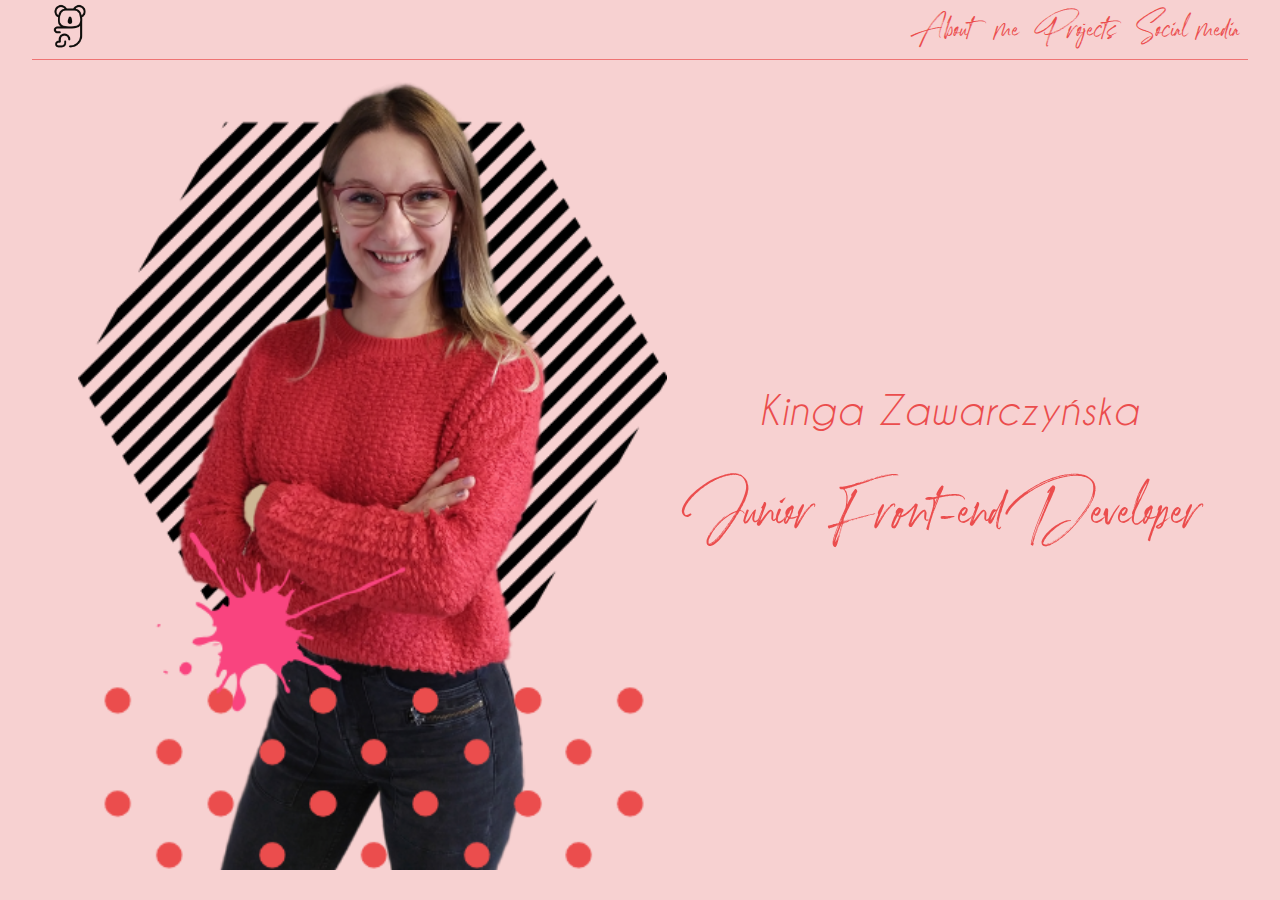
<file: index.html>
<!DOCTYPE html>
<html lang="en">

<head>
    <meta charset="UTF-8">
    <meta name="viewport" content="width=device-width, initial-scale=1.0">
    <meta http-equiv="X-UA-Compatible" content="ie=edge">
    <link rel="stylesheet" href="styles.css">
    

    <title>Welcome to my world!</title>
</head>

<body>
    <header>
        <a class="logo" href="./index.html"><img src="./images/KoalaLogo.png"></a>
        <nav>
            <a class="navLink" href="./screens/aboutMe.html">About me</a>
            <a class="navLink" href="./screens/projects.html">Projects</a>
            <a class="navLink" href="./screens/social.html">Social media</a>
        </nav>
    </header>
   
    <main class="main">
        <div class="mainImgDiv">
            <img class="mainImg" src="./images/meBlack.png" alt="">
        </div>
        <div class="mainContent">
            <p class="name">
                Kinga Zawarczyńska
            </p>
            <p>Junior Front-end Developer</p>
        </div>
    </main>


</body>
<script src="./script.js"></script>

</html>
</file>
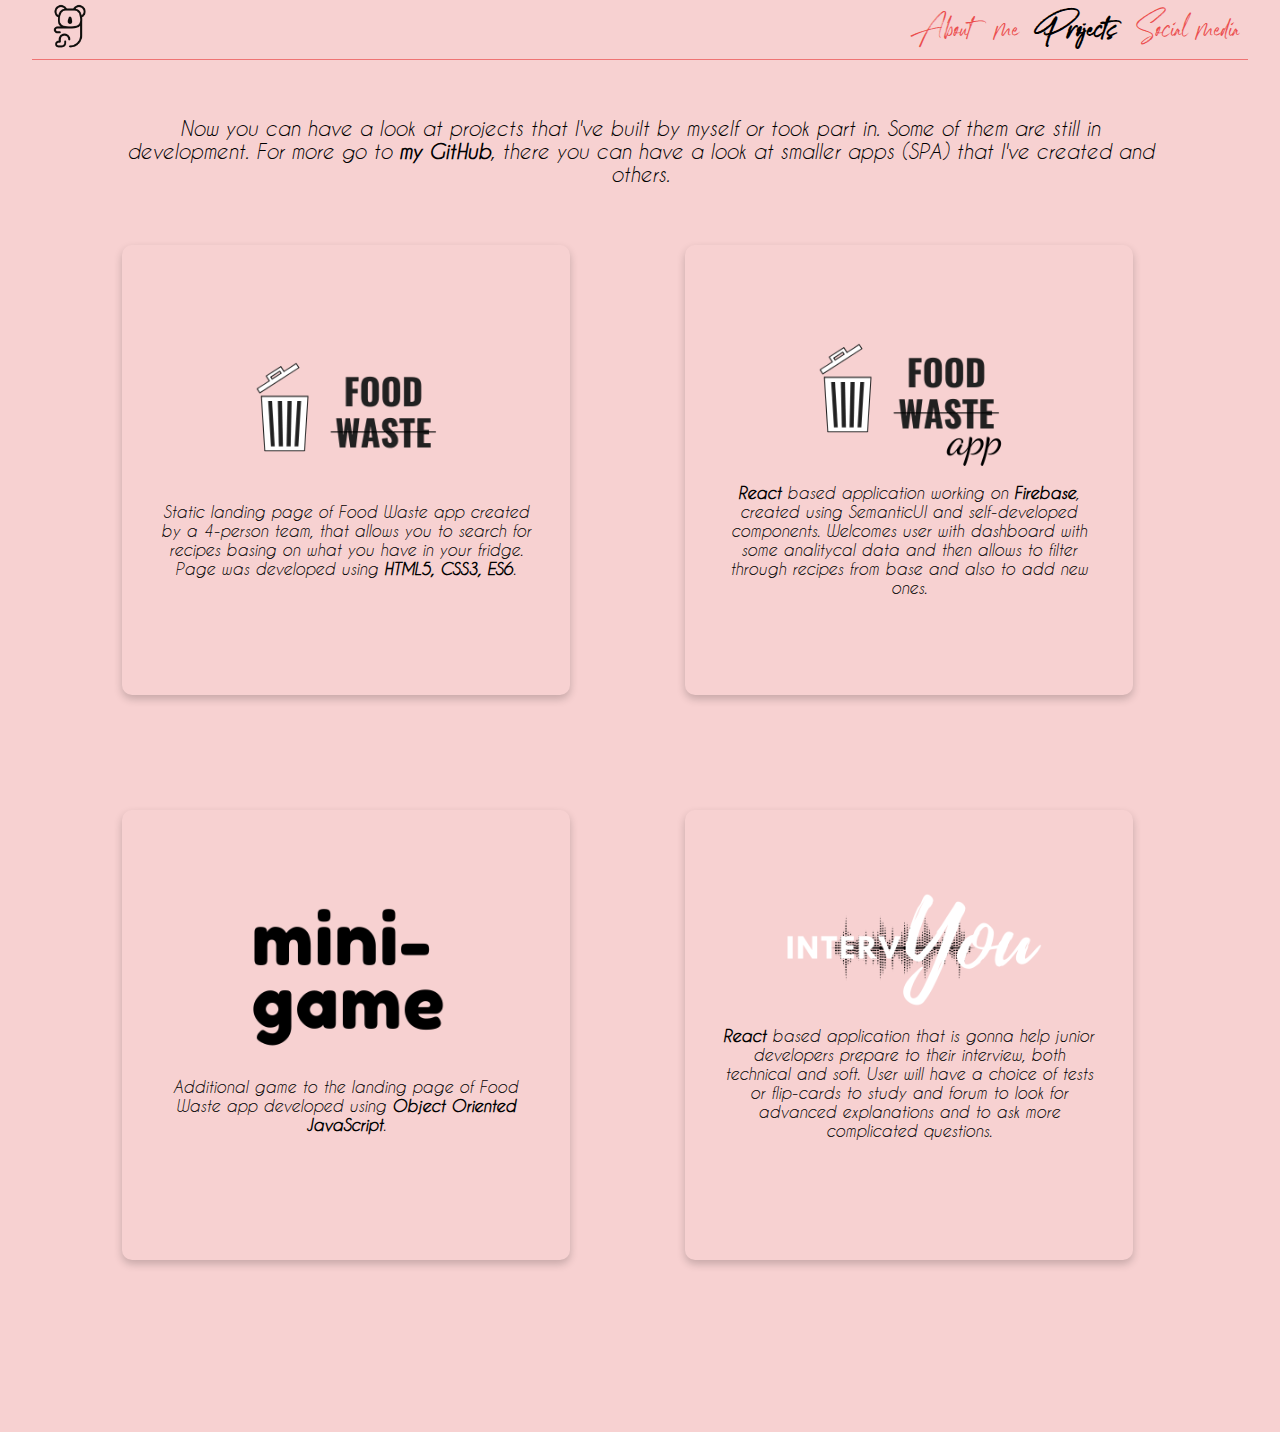
<file: screens/projects.html>
<!DOCTYPE html>
<html lang="en">

<head>
    <meta charset="UTF-8">
    <meta name="viewport" content="width=device-width, initial-scale=1.0">
    <meta http-equiv="X-UA-Compatible" content="ie=edge">
    <link rel="stylesheet" href="../styles.css">
    <link rel="stylesheet" href="projects.css">
    <title>My projects</title>
</head>

<body>
    <header>
        <a class="logo" href="../index.html"><img src="../images/KoalaLogo.png"></a>
        <nav>
            <a class="navLink" href="./aboutMe.html">About me</a>
            <a class="navLink active" href="./projects.html">Projects</a>
            <a class="navLink" href="./social.html">Social media</a>
        </nav>
    </header>
    <main>
        <div class="projectsDescription">
            <p class="projects">Now you can have a look at projects that I've built by myself or took part in.
                Some of them are still in development. For more go to <a class="github" href="https://github.com/Kinga-Zawarczynska" target="blank">my GitHub</a>, there you 
            can have a look at smaller apps (SPA) that I've created and others. </p>
        </div>
        <div class="cardContainer">
            <a href="http://www.jastrzebienocy.jfdd13.is-academy.pl/#" class="card" target="blank">
                <img class="cardImg" src="../images/foodwaste.png" alt="">
                <p class="cardInner">
                    Static landing page of Food Waste app created by a 4-person team,
                    that allows you to search for recipes basing on what you have in your fridge.
                    Page was developed using <strong>HTML5, CSS3, ES6</strong>.</p>
            </a>
            <a href="http://app.jastrzebienocy.jfdd13.is-academy.pl/#" class="card" target="blank">
                <img class="cardImg" src="../images/fooapp.png" alt="">
                <p class="cardInner">
                    <strong>React</strong> based application working on <strong>Firebase</strong>,
                    created using SemanticUI and self-developed components.
                    Welcomes user with dashboard with some analitycal data
                    and then allows to filter through recipes from base
                    and also to add new ones.
                </p>

            </a>
            <a href="http://www.jastrzebienocy.jfdd13.is-academy.pl/newgame.html" class="card" target="blank">
                <img class="cardImg" src="../images/minigame.png" alt="">
                <p class="cardInner">
                    Additional game to the landing page of Food Waste app developed using
                    <strong>Object Oriented JavaScript</strong>.
                </p>
            </a>
            <a href="https://intervyou.netlify.com/" class="card" target="blank">
                <img class="cardImg" src="../images/logoBigBlack.png" alt="intervYou logo">
                <p class="cardInner">
                    <strong>React</strong> based application that is gonna help junior developers prepare to
                    their interview, both technical and soft. User will have a choice of tests or flip-cards to study
                    and forum to look for advanced explanations and to ask more complicated questions.
                </p>
            </a>
        </div>

    </main>

</body>
<script src="../script.js"></script>

</html>
</file>
<file: styles.css>
* {
  -webkit-box-sizing: border-box;
          box-sizing: border-box;
}
html{
  scroll-behavior: smooth;
}

body {
  background: #f7d1d1;
  margin: 0;
}

@font-face {
  font-family: 'Marquette';
  src: url(./fonts/Marquette.otf);
}

@font-face {
  font-family: 'Sallina';
  src: url(./fonts/CaviarDreams_Italic.ttf);
}

@font-face{
  font-family: 'CaviarDreams';
  src: url(./fonts/CaviarDreams.ttf)
}

header {
  display: -webkit-box;
  display: -ms-flexbox;
  display: flex;
  height: 5%;
  -webkit-box-pack: justify;
      -ms-flex-pack: justify;
          justify-content: space-between;
  margin: 0 auto;
  border-bottom: 0.5px solid rgba(235, 77, 77, 0.7);
  width: 95%;
}

.logo img {
  margin-top: 5px;
  height: 30px;
}

nav {
  padding-top: 5px;
  margin-top: 10px;
  font-family: 'Marquette';
}

.navLink {
  cursor: pointer;
  margin: 0 8px;
  font-size: 15px;
  text-decoration: none;
  color: #eb4d4d;
}

.navLink:hover{
  color: black;
}

main {
  margin: 0 5%;
}

.mainImgDiv {
  display: -webkit-box;
  display: -ms-flexbox;
  display: flex;
  -webkit-box-pack: center;
      -ms-flex-pack: center;
          justify-content: center;
  -webkit-box-align: center;
      -ms-flex-align: center;
          align-items: center;
}

.mainImg {
  width: 90vw;
  height: auto;
  margin: 0 auto;
}

.mainContent {
  text-align: center;
  font-family: 'Detale';
  font-weight: 100;
  color: #eb4d4d;
}

.mainContent p:first-child {
  font-size: 30px;
  font-family: 'Sallina';
  margin: 5px 0;
}

.mainContent p {
  font-family: 'Marquette';
  font-size: 20px;
}

.computerLogo {
  text-align: center;
  margin: 5% 0 0 0;
}


.sticky {
  background-color: rgba(235, 77, 77, 0.57);
  position: fixed;
  top: 0;
  width: 100%;
  height: auto;
  border: 0;
  z-index: 1;
  padding: 0 2.5%;
}

.changeColor{
  color: white;
  font-weight: bold;
}

.active{
  font-weight: bold;
  color: black;
}
/*# sourceMappingURL=styles.css.map */

@media (min-width: 375px){
  nav{
    margin-bottom: 2%;
  }
  .navLink{
    font-size: 18px;
  }
  .logo img{
    height: 35px;
  }

  .main{
    margin-top: 5%;
  }
}

@media (min-width: 410px){
  .navLink{
    font-size: 20px;
  }

  .mainContent{
    margin-top: 4%;
  }
  .mainContent p{
    font-size: 30px;
  }
}

@media (min-width: 550px){
  .logo img{
    height: 40px;
  }
  .navLink{
    font-size: 22px;
  }
  .mainContent p{
    font-size: 40px;
  }
  .mainContent p:first-child{
    font-size: 45px;
  }
}

@media (min-width: 750px){
  .logo img{
    height: 45px;
    margin-top: 15px;
  }
  nav{
    margin-top: 3%;
  }
  .navLink{
    font-size: 24px;
  }
  .mainImg{
    height: 80vh;
    width: auto;
  }
  .mainContent p{
    font-size: 40px;
  }
  .mainContent p:first-child{
    font-size: 45px;
  }
}

@media (min-width: 950px){
  .logo img{
    height: 45px;
    margin-top: 5px;
  }
  
  nav{
    margin: 1% 1% 0;
  }
  .navLink{
    font-size: 26px;
  }

  .mainImg{
    height: 80vh;
    width: auto;
  }
  .mainContent p{
    font-size: 50px;
  }
  .mainContent p:first-child{
    font-size: 55px;
  }
}





@media (min-width: 1100px){
  .mainImg {
    width: auto;
    height: 90vh;
  }
  .main{
    margin-top: 0;
  }
  .mainContent{
    display: flex;
    flex-direction: column;
    align-items: center;
    justify-content: center;
    
  }

  .mainContent p{
    font-size: 50px;
  }
  .mainContent p:first-child{
    font-size: 40px;
  }
 

  .main{
    display: flex;
    justify-content: space-around;

  }
  .logo img{
    height: 45px;
    margin-top: 5%;
  }
  
  nav{
    margin: 1% 0;
  }

}
@media (min-width: 1300px){
  
  .logo img{
    margin-top: 12%;
  }
  
  nav{
    margin: 0;
  }

}
</file>
<file: screens/projects.css>
.cardContainer{
    display: flex;
    flex-direction: column;
    align-items: center;
    margin-bottom: 10%;
}

.card{
    margin: 5%;
    width: 75vw;
    height: auto;
    border-radius: 10px;
    box-shadow: 0 4px 8px 0 rgba(0,0,0,0.2);
    display: flex;
    flex-direction: column;
    align-items: center;
    justify-content: center;
    text-decoration: none;
    color: black;
}

.cardImg{
    width: 70%;
    height: auto;
}
.projectsDescription{
    margin: 8%; 
}

.projects{
    font-family: 'Sallina';
    text-align: center;
    margin: 0 auto;
}

.cardInner{
    font-family: 'Sallina';
    font-size: 12px;
    margin: 2% 8% 10%;
    text-align: center;
}

.github{
    text-decoration: none;
    color: black;
    font-weight: bold;
}

@media (min-width: 375px){
   .cardInner{
       font-size: 16px;
   }
   .projects{
       font-size: 18px;
   }
  }

  @media (min-width: 550px){
    .cardImg{
        width: 50%;
    }
   }

   @media (min-width: 750px){
    .card{
        width: 35vw;
        height: 50vh;
    }
    .cardContainer{
        flex-direction: row;
        flex-wrap: wrap;
    }
    .cardImg{
        width: 60%;
    }
    .projectsDescription{
        margin: 5% 5% 0;
    }
    .projects{
        font-size: 20px;
    }
   }
</file>
